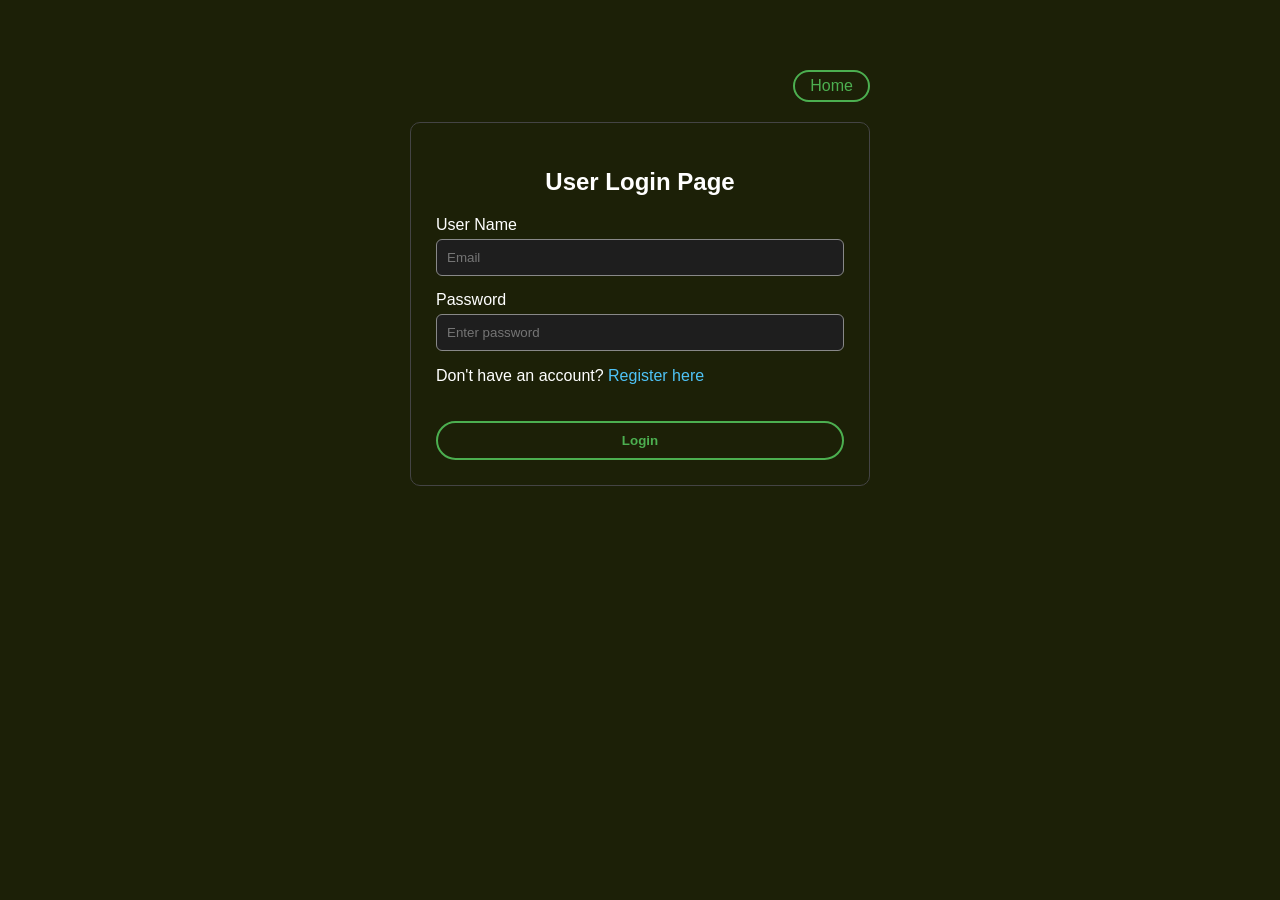
<file: login.html>
<!DOCTYPE html>
<html lang="en">
<head>
  <meta charset="UTF-8">
  <title>VOICE OF PEOPLE - Login</title>
  <style>
    * {
  box-sizing: border-box;
}

body {
  background-color: rgb(28, 32, 7);
  color: #fff;
  font-family: 'Segoe UI', sans-serif;
  margin: 0;
  padding: 0;
}

.container {
  max-width: 500px;
  margin: 50px auto;
  padding: 20px;
}

.header {
  display: flex;
  justify-content: space-between;
  align-items: center;
  margin-bottom: 20px;
}

.brand {
  font-size: 1.5rem;
  font-weight: bold;
}

.home-btn {
  text-decoration: none;
  background: none;
  border: 2px solid #4caf50;
  color: #4caf50;
  padding: 5px 15px;
  border-radius: 20px;
  transition: 0.3s ease;
}

.home-btn:hover {
  background-color: #4caf50;
  color: black;
}

.form-box {
  border: 1px solid #444;
  border-radius: 10px;
  padding: 25px;
}

h2 {
  text-align: center;
  margin-bottom: 20px;
}

label {
  display: block;
  margin-top: 15px;
  font-weight: 500;
}

input {
  width: 100%;
  padding: 10px;
  margin-top: 5px;
  border-radius: 6px;
  border: 1px solid #888;
  background-color: #1e1e1e;
  color: white;
}

input:focus {
  border-color: #4caf50;
  outline: none;
}

a {
  color: #4fc3f7;
  text-decoration: none;
}

.green-outline-btn {
  margin-top: 20px;
  width: 100%;
  padding: 10px;
  border: 2px solid #4caf50;
  background: none;
  color: #4caf50;
  border-radius: 20px;
  font-weight: bold;
  cursor: pointer;
  transition: 0.3s ease;
}

.green-outline-btn:hover {
  background-color: #4caf50;
  color: black;
}
.green-outline-btn:focus {
  outline: none;
}
  </style>
</head>
<body>
  <div class="container">
    <div class="header">
      <span class="brand"></span>
      <a href="index.html" class="home-btn">Home</a>
    </div>

    <div class="form-box">
      <h2>User Login Page</h2>
      <label>User Name</label>
  <input type="text" id="loginEmail" placeholder="Email" required />

      <label>Password</label>
      <input type="password" id="loginPassword" placeholder="Enter password" required />

      <p>Don't have an account? <a href="register.html">Register here</a></p>
      <button class="green-outline-btn" onclick="login(event)">Login</button>
    </div>
  </div>

  <script>
    <!-- function login(e) { -->
    e.preventDefault();
    const email = document.getElementById("loginEmail").value;
    const password = document.getElementById("loginPassword").value;

    const savedEmail = localStorage.getItem("userEmail");
    const savedPassword = localStorage.getItem("userPassword");

    if (email === savedEmail && password === savedPassword) {
      alert("Login successful!");
      window.location.href = "index.html"; // Go to homepage or dashboard
    } else {
      alert("Invalid email or password.");
    }
  }
  window.location.href = "user.html";
  </script>
</body>
</html>
</file>
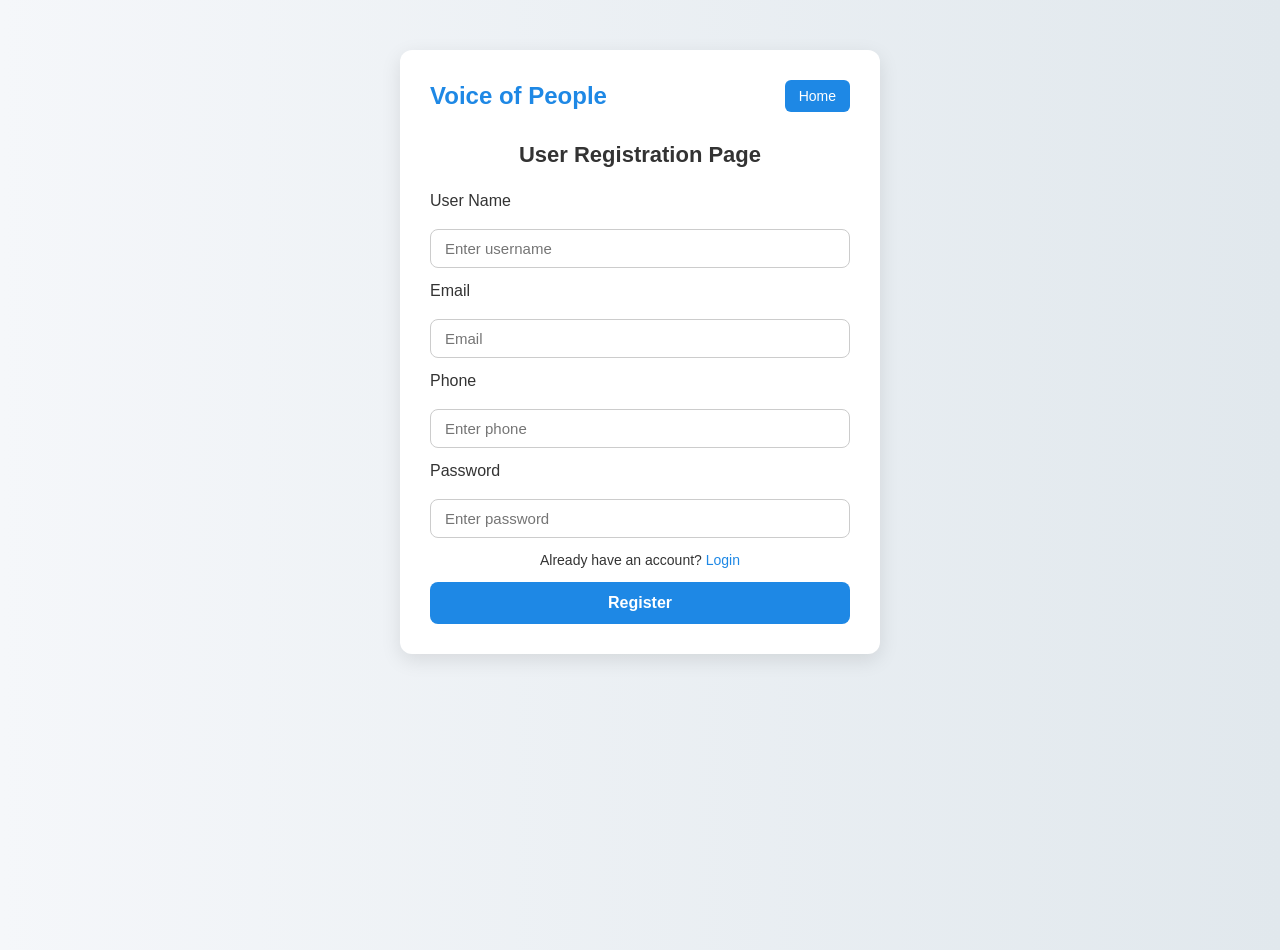
<file: register.html>
<!DOCTYPE html>
<html lang="en">
  <head>
    <meta charset="UTF-8" />
    <title>Voice of People - Register</title>
    <style>
      /* ===== Reset & Base Styling ===== */
      * {
        margin: 0;
        padding: 0;
        box-sizing: border-box;
      }

      body {
        font-family: "Segoe UI", sans-serif;
        background: linear-gradient(to right, #f5f7fa, #e1e8ed);
        color: #333;
        min-height: 100vh;
      }

      /* ===== Container & Header ===== */
      .container {
        max-width: 480px;
        margin: 50px auto;
        padding: 30px;
        background: #fff;
        box-shadow: 0 6px 20px rgba(0, 0, 0, 0.1);
        border-radius: 12px;
      }

      .header {
        display: flex;
        justify-content: space-between;
        align-items: center;
        margin-bottom: 30px;
      }

      .brand {
        font-size: 1.5rem;
        color: #1e88e5;
        font-weight: 700;
      }

      .home-btn {
        background: #1e88e5;
        color: white;
        padding: 8px 14px;
        text-decoration: none;
        border-radius: 6px;
        font-size: 14px;
        transition: 0.3s;
      }

      .home-btn:hover {
        background-color: #1565c0;
      }

      /* ===== Form Box ===== */
      .form-box {
        display: flex;
        flex-direction: column;
        gap: 14px;
      }

      .form-box h2 {
        font-size: 22px;
        color: #333;
        margin-bottom: 10px;
        text-align: center;
      }

      .form-box label {
        font-weight: 500;
        margin-bottom: 5px;
      }

      .form-box input {
        padding: 10px 14px;
        border: 1px solid #ccc;
        border-radius: 8px;
        outline: none;
        font-size: 15px;
        transition: border-color 0.3s;
      }

      .form-box input:focus {
        border-color: #1e88e5;
      }

      /* ===== Register Button ===== */
      .green-outline-btn {
        padding: 12px;
        font-size: 16px;
        background-color: #1e88e5;
        color: white;
        border: none;
        border-radius: 8px;
        cursor: pointer;
        font-weight: bold;
        transition: background-color 0.3s ease;
      }

      .green-outline-btn:hover {
        background-color: #1565c0;
      }

      /* ===== Link Styling ===== */
      .form-box p {
        font-size: 14px;
        text-align: center;
      }

      .form-box a {
        color: #1e88e5;
        text-decoration: none;
      }

      .form-box a:hover {
        text-decoration: underline;
      }

      /* ===== Responsive Design ===== */
      @media screen and (max-width: 540px) {
        .container {
          margin: 20px;
          padding: 20px;
        }
      }
    </style>
  </head>
  <body>
    <div class="container">
      <div class="header">
        <span class="brand">Voice of People</span>
        <a href="index.html" class="home-btn">Home</a>
      </div>

      <div class="form-box">
        <h2>User Registration Page</h2>
        <label>User Name</label>
        <input type="text" placeholder="Enter username" />

        <label>Email</label>
        <input type="text" id="regEmail" placeholder="Email" required />
        <label>Phone</label>
        <input type="tel" placeholder="Enter phone" />

        <label>Password</label>
        <input type="password" id="regPassword" placeholder="Enter password" />

        <p>Already have an account? <a href="login.html">Login</a></p>
        <button class="green-outline-btn" onclick="register()">Register</button>
      </div>
    </div>

    <script>
      function register() {
        alert("Registration functionality to be implemented.");
      }
      function register(e) {
        e.preventDefault();
        const email = document.getElementById("regEmail").value;
        const password = document.getElementById("regPassword").value;

        // Save to localStorage
        localStorage.setItem("userEmail", email);
        localStorage.setItem("userPassword", password);

        alert("Registered successfully!");
        window.location.href = "login.html"; // Redirect to login page
      }
    </script>
  </body>
</html>
</file>
